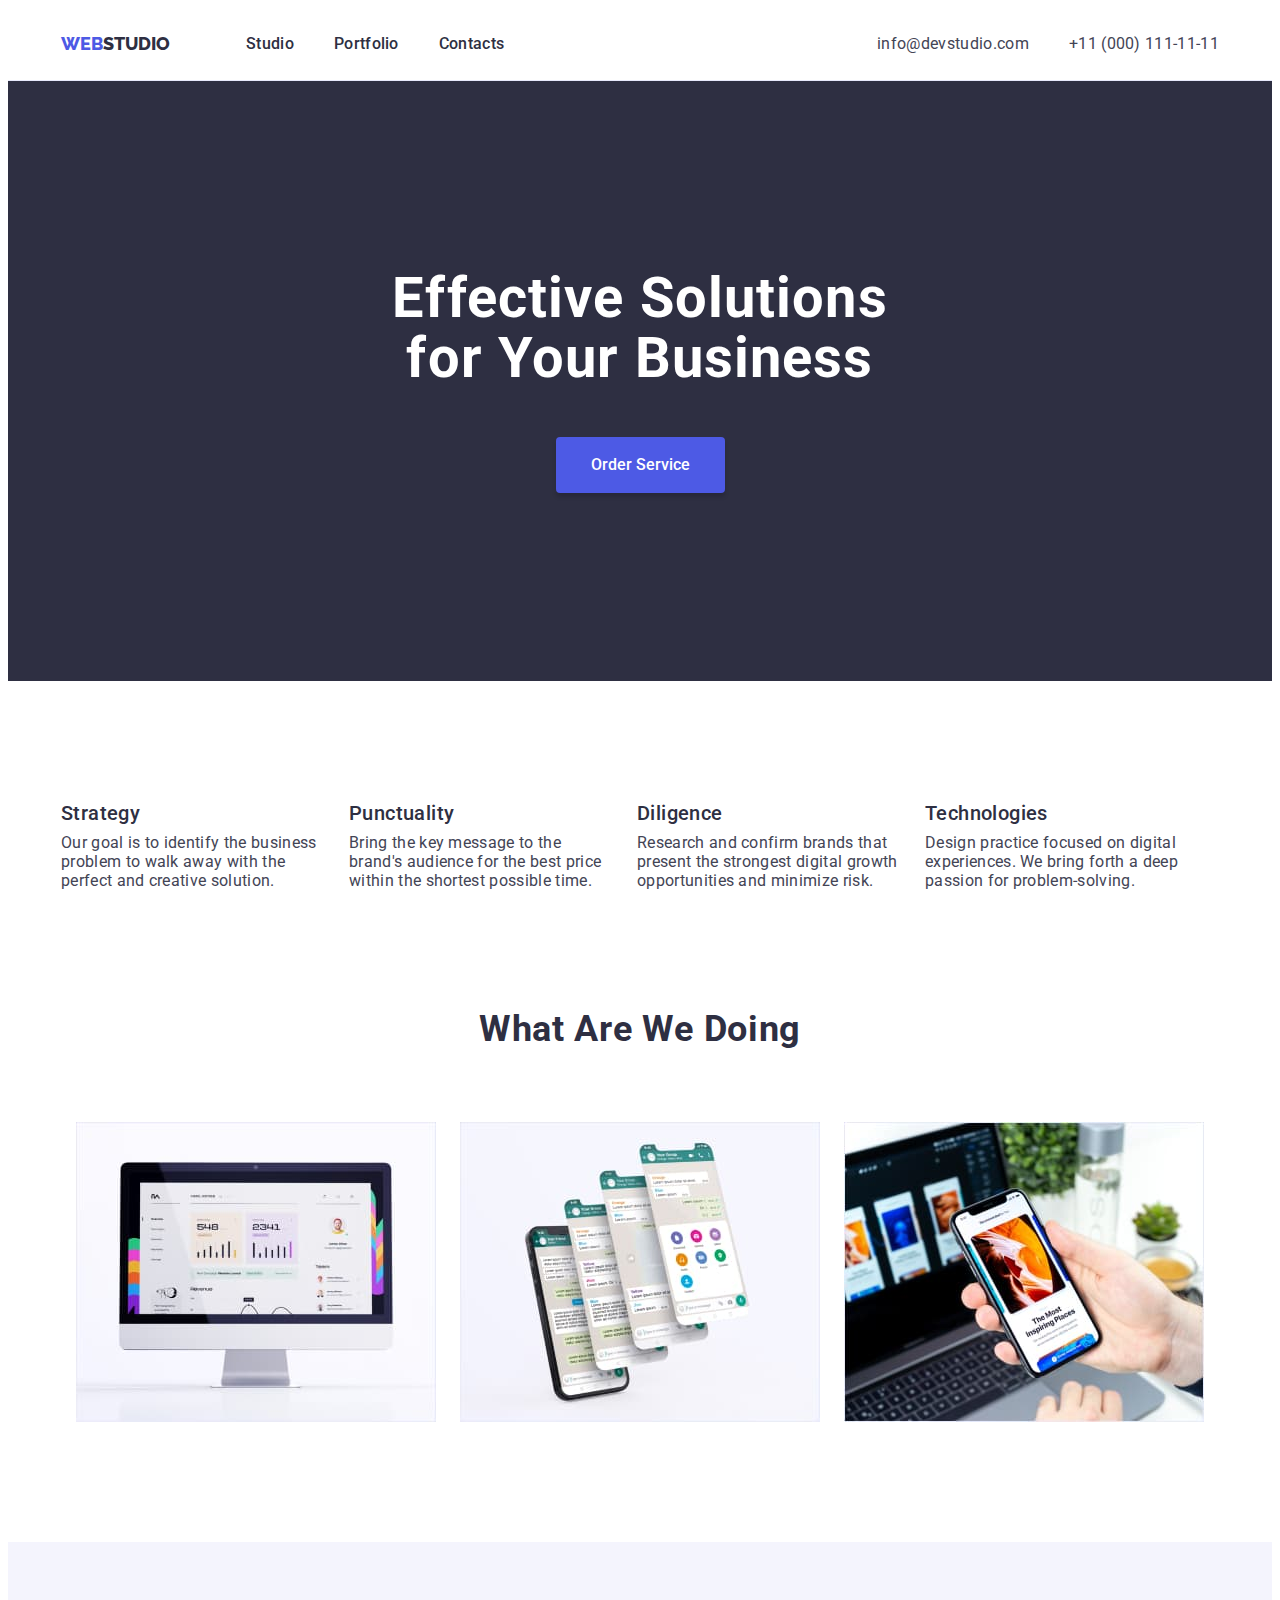
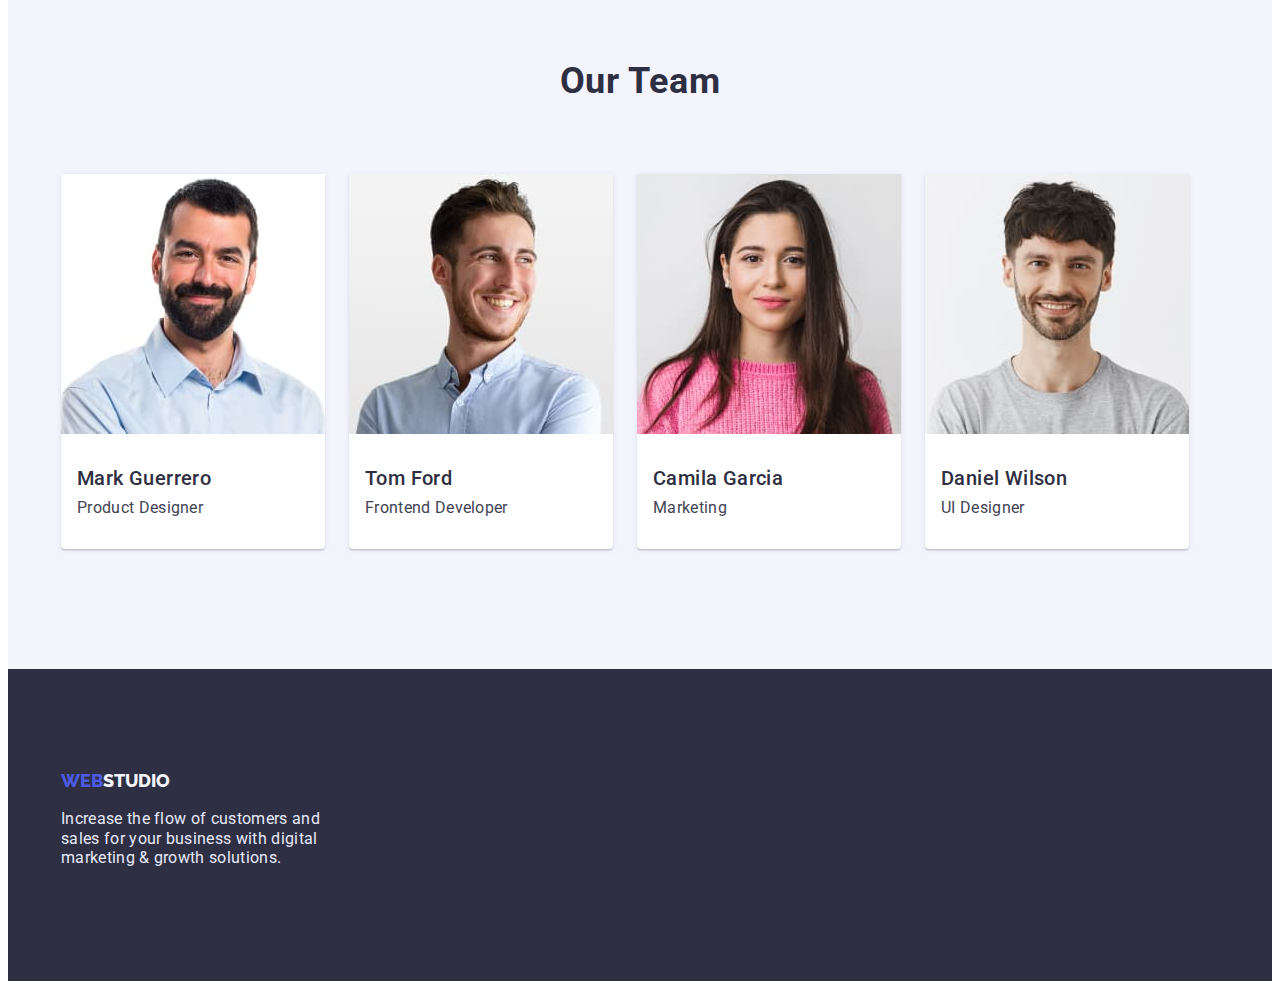
<file: index.html>
<!DOCTYPE html>
<html lang="en">
<head>
   <meta charset="UTF-8">
   <meta http-equiv="X-UA-Compatible" content="IE=edge">
   <meta name="viewport" content="width=device-width, initial-scale=1.0">
   <title>Webstudio</title>
   <link rel="preconnect" href="https://fonts.googleapis.com"><link rel="preconnect" href="https://fonts.gstatic.com" crossorigin><link href="https://fonts.googleapis.com/css2?family=Raleway:wght@800&family=Roboto:wght@400;500;700;900&display=swap" rel="stylesheet">
   <link rel="stylesheet" href="https://cdnjs.cloudflare.com/ajax/libs/modern-normalize/1.1.0/modern-normalize.min.css" integrity="sha512-wpPYUAdjBVSE4KJnH1VR1HeZfpl1ub8YT/NKx4PuQ5NmX2tKuGu6U/JRp5y+Y8XG2tV+wKQpNHVUX03MfMFn9Q==" crossorigin="anonymous" referrerpolicy="no-referrer" />
   <link rel="stylesheet" href="./css/styles.css">
</head>

<body>
   <header class="header section">
      <!-- Naviganion -->
      <div class="container header-container">
         <nav class="navigation">
            <a class="logo link" href="./index.html"><span>Web</span>Studio</a>
            <ul class="nav-list list">
               <li><a class="nav-link link" href="./index.html">Studio</a></li>
               <li><a class="nav-link link" href="./portfolio.html">Portfolio</a></li>
               <li><a class="nav-link link" href="#">Contacts</a></li>
            </ul>
         </nav>
   
         <!-- Address -->
         <address>
            <ul class="contact-list list">
               <li  class="contact-item"><a class="contact-link link" href="mailto:info@devstudio.com">info@devstudio.com</a></li>
               <li  class="contact-item"><a class="contact-link link" href="tel:+110001111111">+11 (000) 111-11-11</a></li>
            </ul>
         </address>
      </div>
   </header>


   <main>
      <!-- Hero -->
         <section class="hero section">
            <div class="container">
               <h1 class="hero-title">Effective Solutions for Your Business</h1>
               <button class="hero-btn" type="button">Order Service</button>
            </div>
         </section>

      <!-- Our features -->
         <section class="features section">
            <div class="container">
               <h2 class="section-title visually-hidden">Our features</h2>
               <ul class="about-list list">
                  <li class="about-item">
                     <h3 class="section-subtitle">Strategy</h3>
                     <p class="section-text">Our goal is to identify the business
                     problem to walk away with the perfect and creative solution.</p>
                  </li>
                  <li class="about-item">
                     <h3 class="section-subtitle">Punctuality</h3>
                     <p class="section-text">Bring the key message to the brand's audience for the best price within the shortest possible time.</p>
                  </li>
                  <li class="about-item">
                     <h3 class="section-subtitle">Diligence</h3>
                     <p class="section-text">Research and confirm brands that present the strongest digital growth opportunities and minimize risk.</p>
                  </li>
                  <li class="about-item">
                     <h3 class="section-subtitle">Technologies</h3>
                     <p class="section-text">Design practice focused on digital experiences. We bring forth a deep passion for problem-solving.</p>
                  </li>
               </ul>
            </div>
         </section>

      <!-- We do -->
         <section class="wedo section">
            <div class="container">
               <h2 class="section-title">What are we doing</h2>
               <ul class="wedo-list list">
                  <li class="wedo-item"><img src="./images/img1.jpg" alt="Desktop" width="360"></li>
                  <li class="wedo-item"><img src="./images/img2.jpg" alt="Screens" width="360"></li>
                  <li class="wedo-item"><img src="./images/img3.jpg" alt="Phone&Macbook" width="360"></li>
               </ul>
            </div>
         </section>

      <!-- Team -->
         <section class="team-section section">
            <div class="container">
               <h2 class="section-title">Our Team</h2>
               <ul class="team-list list">
                  <li class="team-item">
                     <img class="team-img" src="./images/Mark.jpg" alt="Mark's photo" width="264">
                     <div class="team-description">
                        <h3 class="section-subtitle">Mark Guerrero</h3>
                        <p class="section-text">Product Designer</p>
                     </div>
                  </li>
                  <li class="team-item">
                     <img class="team-img" src="./images/Tom.jpg" alt="Tom's photo" width="264">
                     <div class="team-description">
                        <h3 class="section-subtitle">Tom Ford</h3>
                        <p class="section-text">Frontend Developer</p>
                     </div>
                  </li>
                  <li class="team-item">
                     <img class="team-img" src="./images/Camila.jpg" alt="Camila's photo" width="264">
                     <div class="team-description">
                        <h3 class="section-subtitle">Camila Garcia</h3>
                        <p class="section-text">Marketing</p>
                     </div>
                  </li>
                  <li class="team-item">
                     <img class="team-img" src="./images/Daniel.jpg" alt="Daniel's photo" width="264">
                     <div class="team-description">
                        <h3 class="section-subtitle">Daniel Wilson</h3>
                        <p class="section-text">UI Designer</p>
                     </div>
                  </li>
               </ul>
            </div>
         </section>
   </main>

   <!-- Footer -->
   <footer class="footer">
      <div class="container">
         <a class="footer-logo link" href="./index.html"><span>Web</span>Studio</a>
         <p class="footer-text">Increase the flow of customers and sales for your business with digital marketing & growth solutions.</p>
      </div>
   </footer>
</body>
</html>
</file>
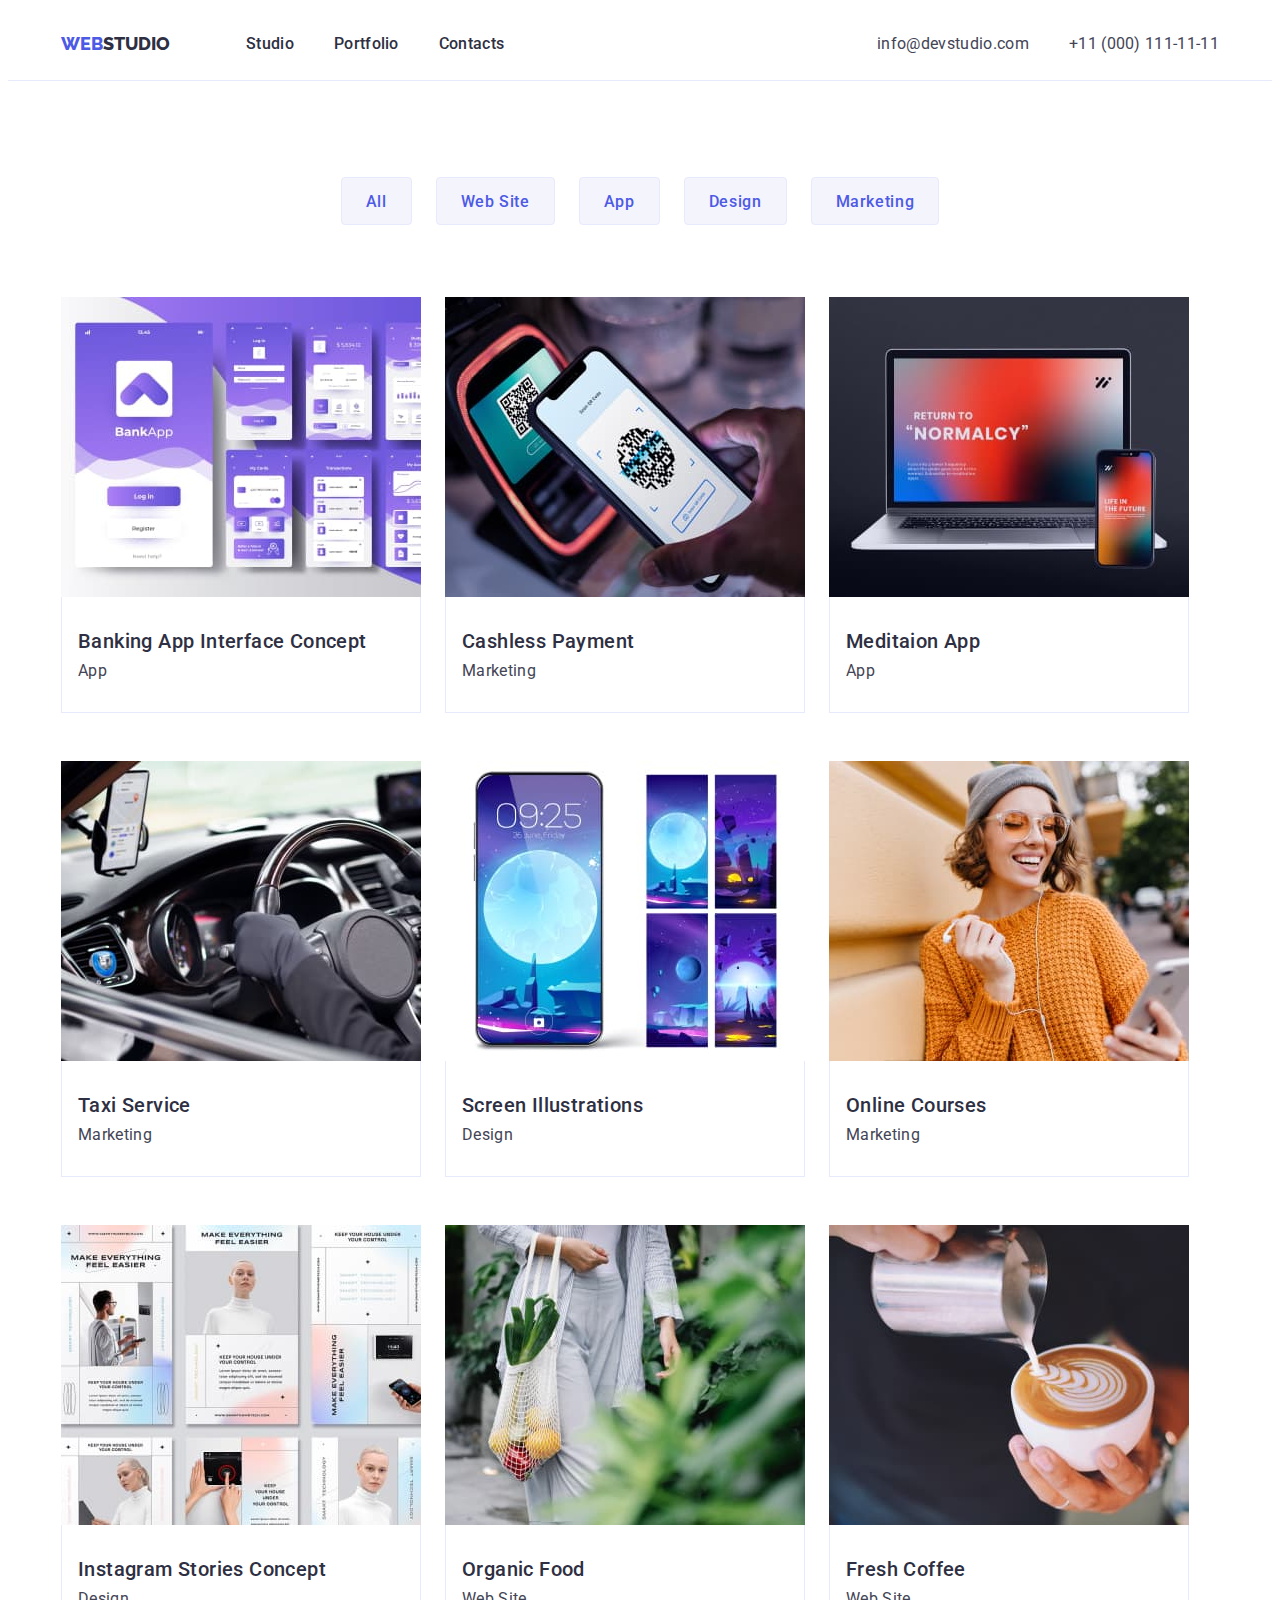
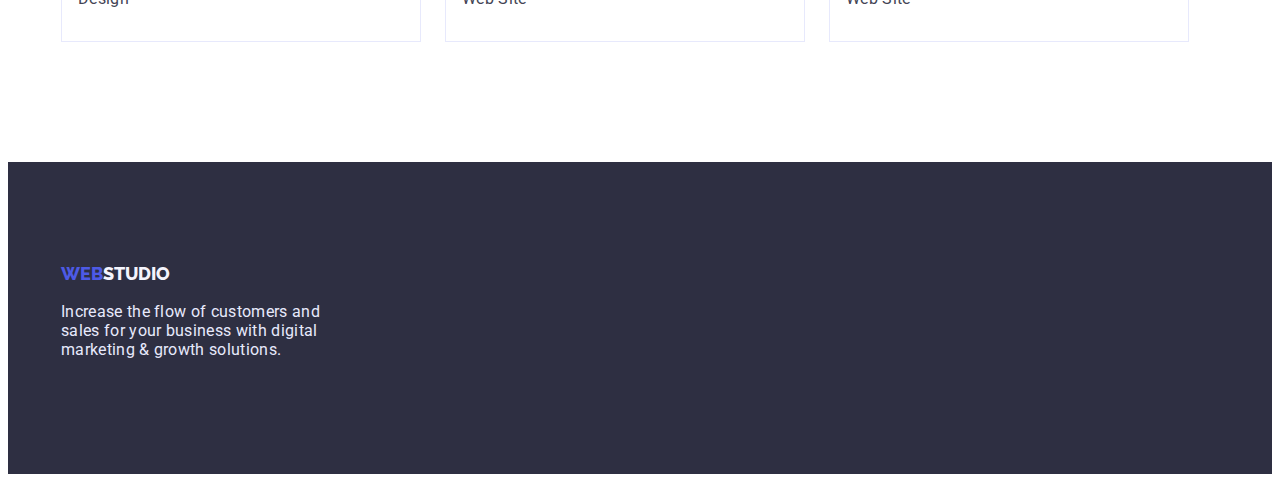
<file: portfolio.html>
<!DOCTYPE html>
<html lang="en">
<head>
   <meta charset="UTF-8">
   <meta http-equiv="X-UA-Compatible" content="IE=edge">
   <meta name="viewport" content="width=device-width, initial-scale=1.0">
   <title>Webstudio</title>
   <link rel="preconnect" href="https://fonts.googleapis.com"><link rel="preconnect" href="https://fonts.gstatic.com" crossorigin><link href="https://fonts.googleapis.com/css2?family=Raleway:wght@800&family=Roboto:wght@400;500;700;900&display=swap" rel="stylesheet">
   <link rel="stylesheet" href="https://cdnjs.cloudflare.com/ajax/libs/modern-normalize/1.1.0/modern-normalize.min.css" integrity="sha512-wpPYUAdjBVSE4KJnH1VR1HeZfpl1ub8YT/NKx4PuQ5NmX2tKuGu6U/JRp5y+Y8XG2tV+wKQpNHVUX03MfMFn9Q==" crossorigin="anonymous" referrerpolicy="no-referrer" />
   <link rel="stylesheet" href="./css/styles.css">
</head>

<body>
   <header class="header section">
      <!-- Naviganion -->
      <div class="container header-container">
         <nav class="navigation">
            <a class="logo link" href="./index.html"><span>Web</span>Studio</a>
            <ul class="nav-list list">
               <li><a class="nav-link link" href="./index.html">Studio</a></li>
               <li><a class="nav-link link" href="./portfolio.html">Portfolio</a></li>
               <li><a class="nav-link link" href="#">Contacts</a></li>
            </ul>
         </nav>
   
         <!-- Address -->
         <address>
            <ul class="contact-list list">
               <li  class="contact-item"><a class="contact-link link" href="mailto:info@devstudio.com">info@devstudio.com</a></li>
               <li  class="contact-item"><a class="contact-link link" href="tel:+110001111111">+11 (000) 111-11-11</a></li>
            </ul>
         </address>
      </div>
   </header>

   <main>
      <section class="portfolio section">
         <div class="container">
            <h1 class="section-title visually-hidden">Portfolio</h1>
            <ul class="filters list">
               <li><button class="filters-btn" type="button">All</button></li>
               <li><button class="filters-btn" type="button">Web Site</button></li>
               <li><button class="filters-btn" type="button">App</button></li>
               <li><button class="filters-btn" type="button">Design</button></li>
               <li><button class="filters-btn" type="button">Marketing</button></li>
            </ul>
            <ul class="project-cards list">
               <li class="project-card">
                  <img src="./images/banking.jpg" alt="Banking App Interface Concept" width="360">
                     <div class="card-description">
                        <h3 class="section-subtitle">Banking App Interface Concept</h3>
                        <p class="section-text">App</p>
                     </div>
               </li>
               <li class="project-card">
                  <img src="./images/payment.jpg" alt="Cashless Payment" width="360">
                  <div class="card-description">
                     <h3 class="section-subtitle">Cashless Payment</h3>
                     <p class="section-text">Marketing</p>
                  </div>
               </li>
               <li class="project-card">
                  <img src="./images/meditaionapp.jpg" alt="Meditaion App" width="360">
                  <div class="card-description">
                     <h3 class="section-subtitle">Meditaion App</h3>
                     <p class="section-text">App</p>
                  </div>
               </li>
               <li class="project-card">
                  <img src="./images/taxiservice.jpg" alt="Taxi Service" width="360">
                  <div class="card-description">
                     <h3 class="section-subtitle">Taxi Service</h3>
                     <p class="section-text">Marketing</p>
                  </div>
               </li>
               <li class="project-card">
                  <img src="./images/screenillustrations.jpg" alt="Screen Illustrations" width="360">
                  <div class="card-description">
                     <h3 class="section-subtitle">Screen Illustrations</h3>
                     <p class="section-text">Design</p>
                  </div>
               </li>
               <li class="project-card">
                  <img src="./images/onlinecourses.jpg" alt="Online Courses" width="360">
                  <div class="card-description">
                     <h3 class="section-subtitle">Online Courses</h3>
                     <p class="section-text">Marketing</p>
                  </div>
               </li>
               <li class="project-card">
                  <img src="./images/instagramstories.jpg" alt="Instagram Stories Concept" width="360">
                  <div class="card-description">
                     <h3 class="section-subtitle">Instagram Stories Concept</h3>
                     <p class="section-text">Design</p>
               </div>
               </li>
               <li class="project-card">
                  <img src="./images/organicfood.jpg" alt="Organic Food" width="360">
                  <div class="card-description">
                     <h3 class="section-subtitle">Organic Food</h3>
                     <p class="section-text">Web Site</p>
                  </div>
               </li>
               <li class="project-card">
                  <img src="./images/freshcofee.jpg" alt="Fresh Coffee" width="360">
                  <div class="card-description">
                     <h3 class="section-subtitle">Fresh Coffee</h3>
                     <p class="section-text">Web Site</p>
                  </div>
               </li>
            </ul>
         </div>
      </section>
   </main>
   
   <!-- Footer -->
   <footer class="footer">
      <div class="container">
         <a class="footer-logo link" href="./index.html"><span>Web</span>Studio</a>
         <p class="footer-text">Increase the flow of customers and sales for your business with digital marketing & growth solutions.</p>
      </div>
   </footer>
</body>
</html>
</file>
<file: css/styles.css>
body {
   font-family: 'Roboto', sans-serif;
   font-size: 16px;
   color: var(--main-color);
   background-color: var(--lite-color);
}

.section {
   padding-top: 120px;
   padding-bottom: 120px;
}

h1, h2, h3, h4, h5, h6, ul, p {
   margin: 0;
   padding: 0;
}

img {
   display: block;
}

.list {
   list-style: none;
}

.link {
   text-decoration: none;
}

.container {
   max-width: 1158px;
   padding: 0 15px;
   margin: 0 auto;
}

:root {
   --accent-color: #4D5AE5;
   --main-color: #2E2F42;
   --minor-color: #434455;
   --lite-color: #FFFFFF;
   --text-lh: 1.2;
   --link-btn-lh: 1.5;
}


/* Header */
.header {
   padding-top: 24px;
   padding-bottom: 24px;
   border-bottom: 1px solid #E7E9FC;
}

.header-container {
   display: flex;
   align-items: center;
}


.logo {
   font-family: 'Raleway', sans-serif;
   font-weight: 800;
   font-size: 18px;
   line-height: 1.33;
   text-transform: uppercase;
   margin-right: 76px;
   color: var(--main-color);
}

.logo span {
   font-family: 'Raleway', sans-serif;
   font-weight: 800;
   font-size: 18px;
   line-height: 1.33;
   text-transform: uppercase;
   color: var(--accent-color);
}

.navigation {
   display: flex;
   margin-right: auto;
}

.nav-list {
   display: flex;
   gap: 40px;
}

.nav-link {
   font-weight: 500;
   line-height: var(--link-btn-lh);
   letter-spacing: 0.02em;
   color: var(--main-color);
}

.contact-list {
   display: flex;
   gap: 40px;
}

.contact-link {
   font-style: normal;
   line-height: var(--link-btn-lh);
   letter-spacing: 0.02em;
   color: var(--minor-color);
}

.nav-link:hover, .contact-link:hover, .nav-link:focus, .contact-link:focus {
   color: #404BBF;
}


/* Hero */
.hero {
   padding-top: 188px;
   padding-bottom: 188px;
   background-color: var(--main-color);
   text-align: center; 
}

.hero-title {
   font-size: 56px;
   line-height: 1.07;
   letter-spacing: 0.02em;
   text-align: center;
   color: var(--lite-color);
   max-width: 500px;
   margin: 0 auto;
}

.hero-btn {
   font-family: inherit;
   font-weight: 500;
   font-size: 16px;
   line-height: var(--link-btn-lh);
   color: var(--lite-color);
   cursor: pointer;
   width: 169px;
   height: 56px;
   background: #4D5AE5;
   box-shadow: 0px 4px 4px rgba(0, 0, 0, 0.15);
   border-color: transparent;
   border-radius: 4px;
   margin-top: 48px;
}

.hero-btn:hover, .hero-btn:focus {
   background: #404BBF;
}

.section-title {
   font-size: 36px;
   line-height: 1.11;
   letter-spacing: 0.02em;
   text-transform: capitalize;
   text-align: center;
   margin-bottom: 72px;
   color: var(--main-color);
}

.section-subtitle {
   font-weight: 500;
   font-size: 20px;
   line-height: 1.2;
   letter-spacing: 0.02em;
   margin-bottom: 8px;
   color: var(--main-color);
}

.section-text {
   line-height: var(--text-lh);
   letter-spacing: 0.02em;
   color: var(--minor-color);
}


/* Features */
.features {
   padding-bottom: 0;
}
.visually-hidden {
   position: absolute;
   white-space: nowrap;
   width: 1px;
   height: 1px;
   overflow: hidden;
   border: 0;
   padding: 0;
   clip: rect(0 0 0 0);
   clip-path: inset(50%);
   margin: -1px;
}

.about-list {
   display: flex;
   gap: 24px;
}

.about-item {
   width: 264px;
}


/* We do */
.wedo-list {
   display: flex;
   gap: 24px;
   justify-content: center;
}


/* Team */
.team-section {
   background: #F4F4FD;
}

.team-list {
   display: flex;
   gap: 24px;
}

.team-item {
   background: var(--lite-color);
   box-shadow: 0px 1px 6px rgba(46, 47, 66, 0.08), 0px 1px 1px rgba(46, 47, 66, 0.16), 0px 2px 1px rgba(46, 47, 66, 0.08);
   border-radius: 0px 0px 4px 4px;
}

.team-description {
   padding-top: 32px;
   padding-bottom: 32px;
   padding-left: 16px;
}


/* Portfolio */
.portfolio {
   padding-top: 96px;
}

.filters {
   display: flex;
   align-items: center;
   justify-content: center;
   gap: 24px;
}

.filters-btn {
   font-family: inherit;
   font-weight: 500;
   font-size: 16px;
   line-height: var(--link-btn-lh);
   letter-spacing: 0.04em;
   color: var(--accent-color);
   background: #F4F4FD;
   padding: 12px 24px;
   max-height: 48px;
   border: 1px solid #E7E9FC;
   border-radius: 4px;
   cursor: pointer;
}

.filters-btn:hover, .filters-btn:focus {
   color: var(--lite-color);
   background: #404BBF;
}

.project-cards {
   margin-top: 72px;
   display: flex;
   flex-wrap: wrap;
   row-gap: 48px;
   column-gap: 24px;
}

.project-card {
   box-sizing: border-box;
   width: 360px;
}

.card-description {
   padding-top: 32px;
   padding-bottom: 32px;
   padding-left: 16px;
   border: 1px solid #E7E9FC;
   border-top: none;
}


/* Footer */
.footer {
   padding-top: 100px;
   padding-bottom: 100px;
   background-color: var(--main-color);
}

.footer-logo {
   font-family: 'Raleway';
   font-weight: 800;
   font-size: 18px;
   line-height: 1.33;
   text-transform: uppercase;
   color: #F4F4FD;
}

.footer-logo span {
   font-family: 'Raleway';
   font-weight: 800;
   font-size: 18px;
   line-height: 1.33;
   text-transform: uppercase;
   color: var(--accent-color);
}

.footer-text {
   line-height: var(--text-lh);
   letter-spacing: 0.02em;
   color: #E7E9FC;
   margin-top: 16px;
   width: 264px;
   height: 72px;
   left: 156px;
   top: 1902px;
}
</file>
